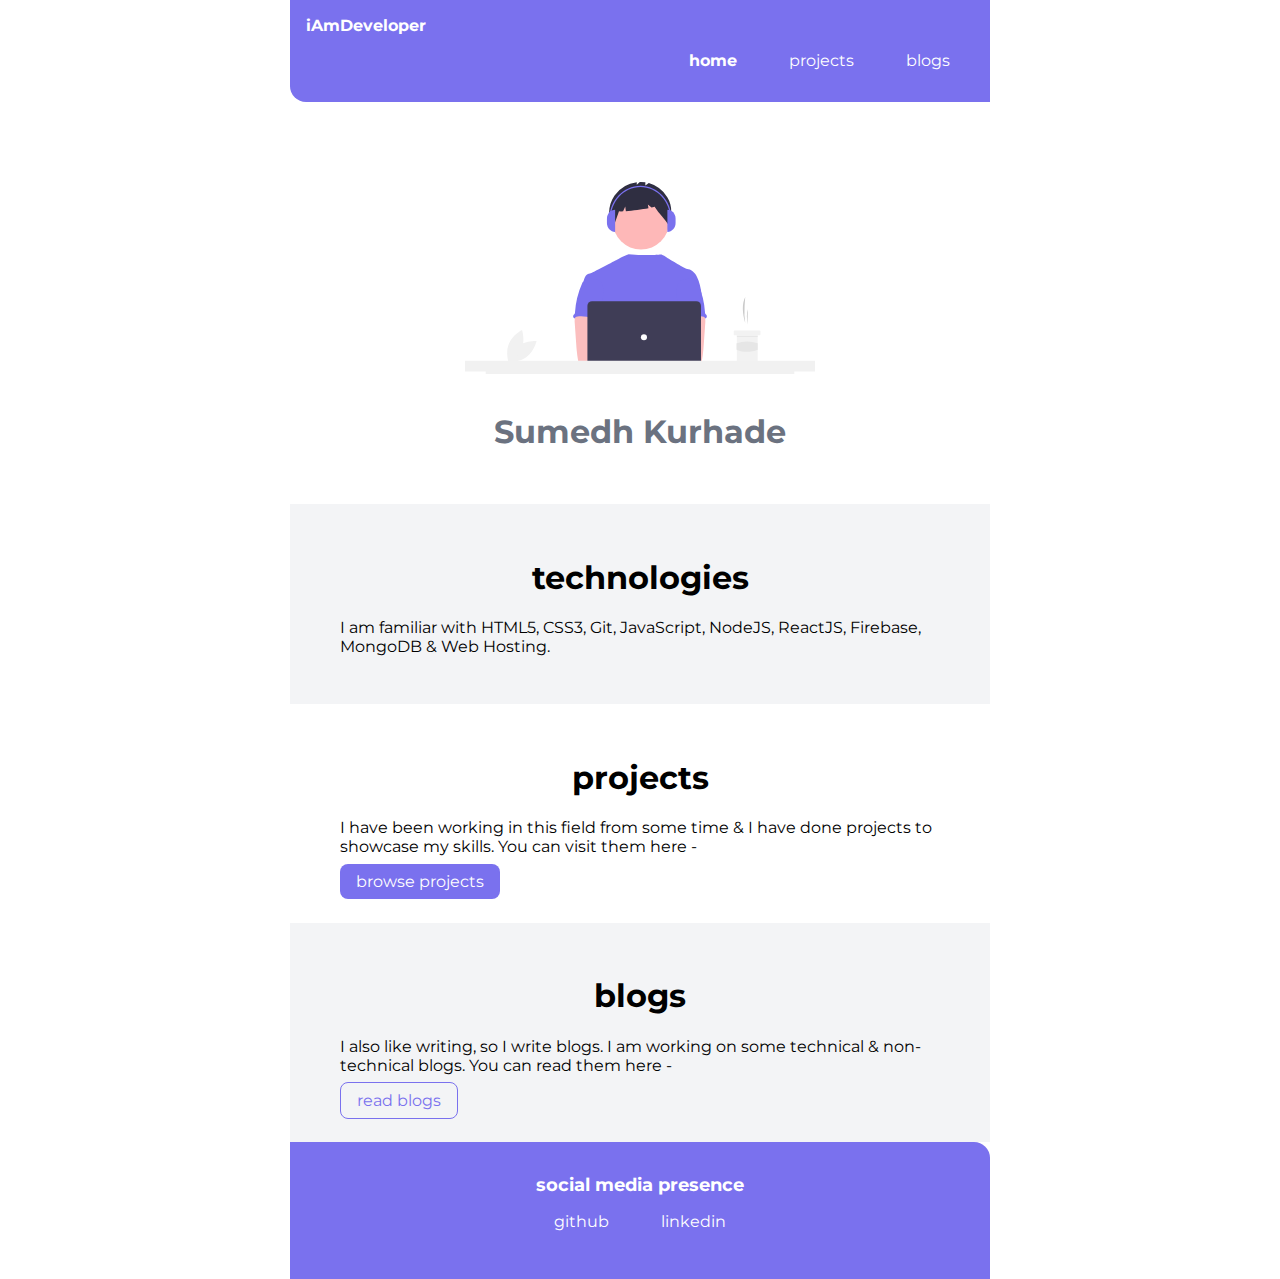
<file: index.html>
<!DOCTYPE html>
<html lang="en">

<head>
  <meta charset="UTF-8" />
  <meta http-equiv="X-UA-Compatible" content="IE=edge" />
  <meta name="viewport" content="width=device-width, initial-scale=1.0" />
  <title>Home | Diablo20</title>
  <link rel="stylesheet" href="styles.css" />
</head>

<body>
  <nav class="navigation container">
    <div class="nav-brand">iAmDeveloper</div>
    <ul class="list-non-bullet nav-pills">
      <li class="list-item-inline">
        <a class="link link-active" href="./">home</a>
      </li>
      <li class="list-item-inline">
        <a class="link" href="./projects.html">projects</a>
      </li>
      <li class="list-item-inline">
        <a class="link" href="./blogs.html">blogs</a>
      </li>
    </ul>
  </nav>

  <header class="hero">
    <img class="hero-img" src="images/hero.svg" alt="coding" />
    <h1 class="hero-heading">Sumedh Kurhade</h1>
  </header>

  <section class="section ow">
    <div class="container container-center">
      <h1>technologies</h1>
      <p>
        I am familiar with HTML5, CSS3, Git, JavaScript, NodeJS, ReactJS,
        Firebase, MongoDB & Web Hosting.
      </p>
    </div>
  </section>

  <section class="section">
    <div class="container container-center">
      <h1>projects</h1>
      <p>
        I have been working in this field from some time & I have done
        projects to showcase my skills. You can visit them here -
      </p>
      <a class="link link-primary" href="./projects.html">browse projects</a>
    </div>
  </section>

  <section class="section ow">
    <div class="container container-center">
      <h1>blogs</h1>
      <p>
        I also like writing, so I write blogs. I am working on some technical
        & non-technical blogs. You can read them here -
      </p>
      <a class="link link-secondary" href="./blogs.html">read blogs</a>
    </div>
  </section>

  <footer class="footer">
    <div class="footer-header">social media presence</div>
    <ul class="social-links list-non-bullet">
      <li class="list-item-inline">
        <a class="link" href="https://github.com/Diablo-web">github</a>
      </li>
      <!-- <li class="list-item-inline">
        <a class="link" href="https://twitter.com/LahaneVedant">twitter</a>
      </li> -->
      <li class="list-item-inline">
        <a class="link" href="https://www.linkedin.com/in/sumedh-kurhade-98274a19b/">linkedin</a>
      </li>
      <!-- <li class="list-item-inline">
        <a class="link" href="https://medium.com/@VedantLahane">medium</a>
      </li> -->
    </ul>
  </footer>
</body>

</html>
</file>
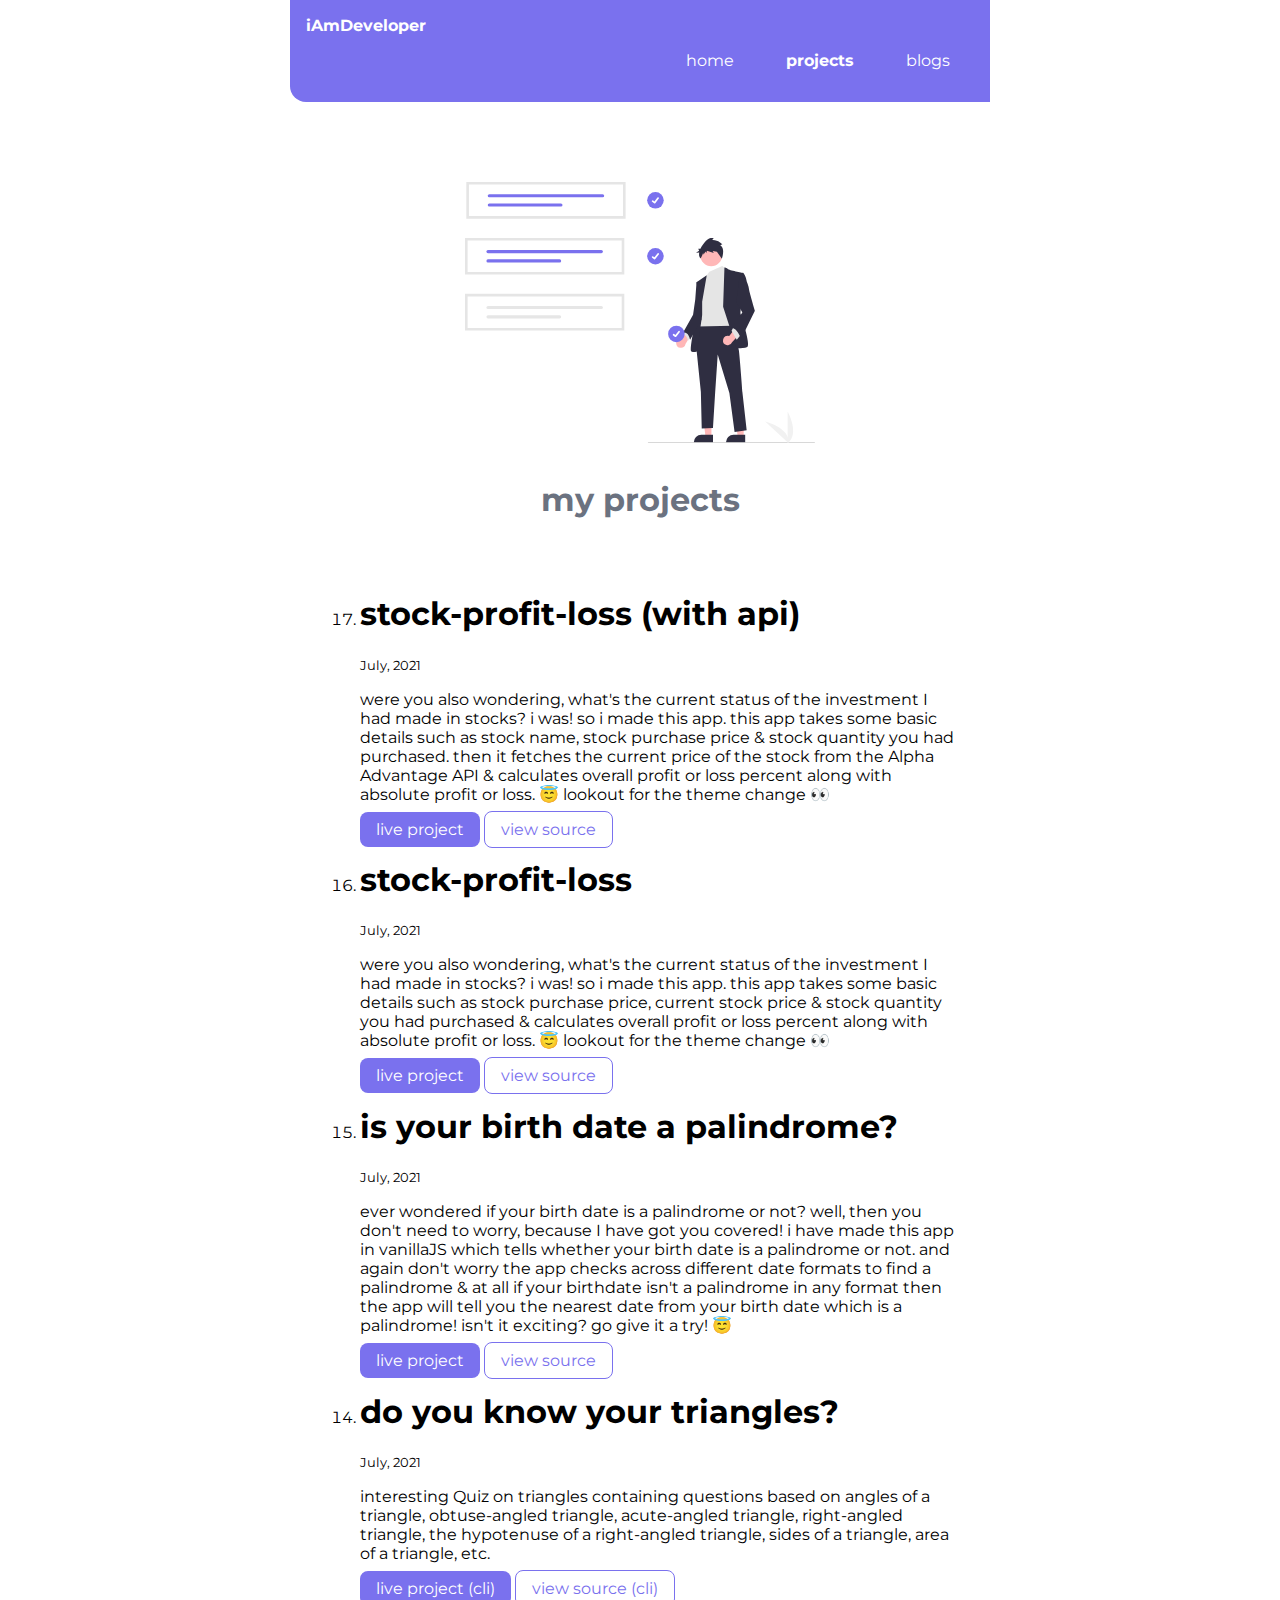
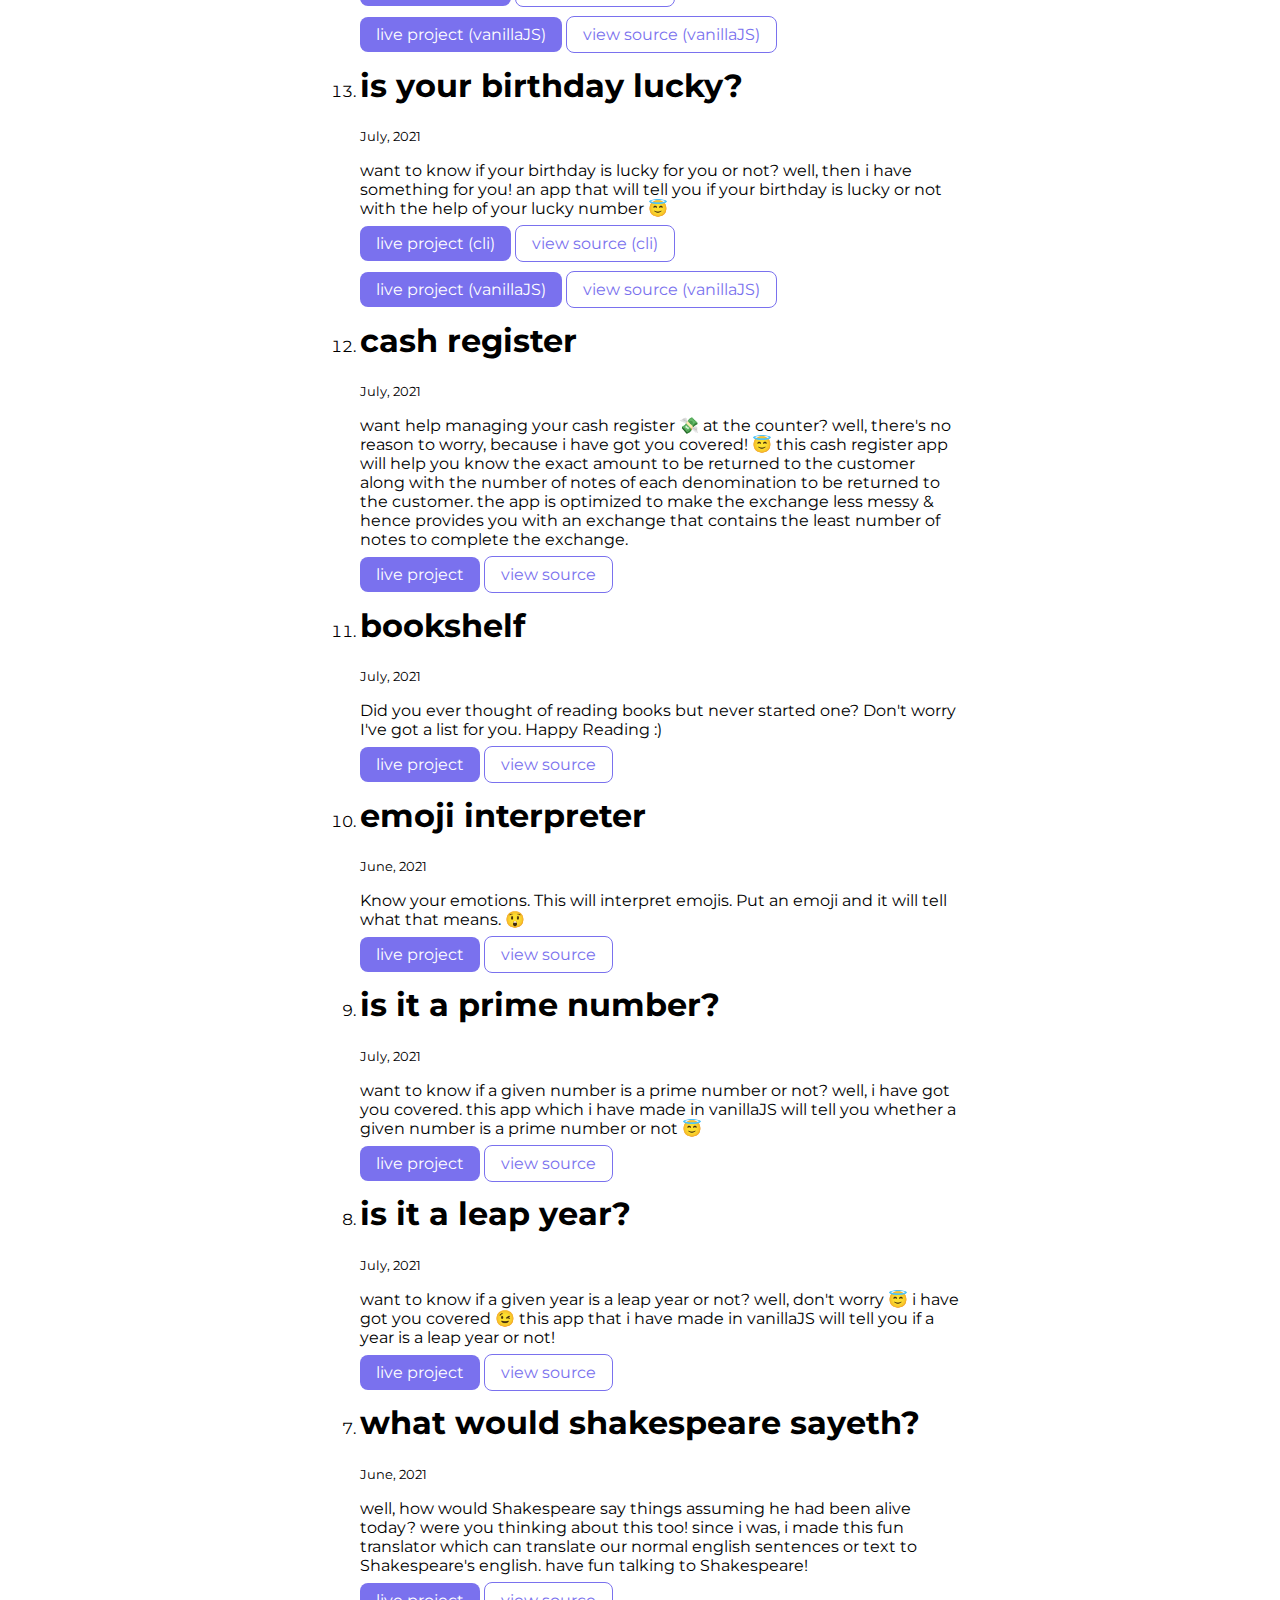
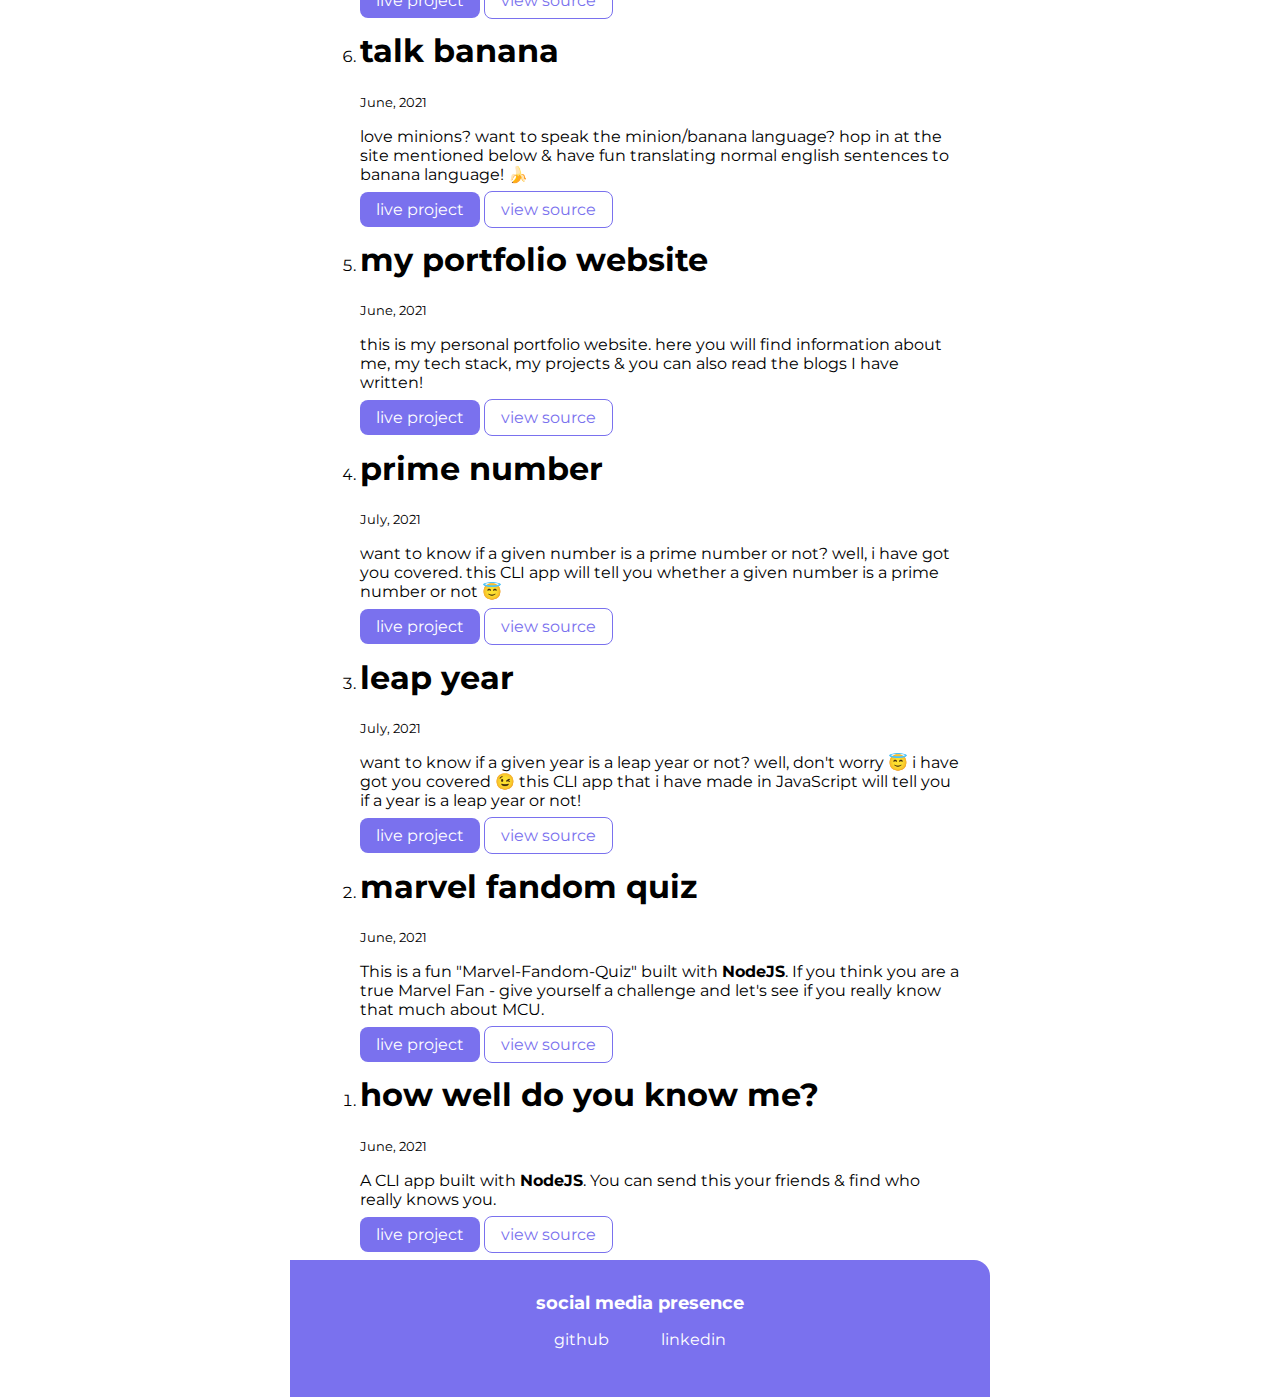
<file: projects.html>
<!DOCTYPE html>
<html lang="en">

<head>
  <meta charset="UTF-8" />
  <meta http-equiv="X-UA-Compatible" content="IE=edge" />
  <meta name="viewport" content="width=device-width, initial-scale=1.0" />
  <title>Projects | Sumedh Kurhade</title>
  <link rel="stylesheet" href="styles.css" />
</head>

<body>
  <nav class="navigation container">
    <div class="nav-brand">iAmDeveloper</div>
    <ul class="list-non-bullet nav-pills">
      <li class="list-item-inline">
        <a class="link" href="./index.html">home</a>
      </li>
      <li class="list-item-inline">
        <a class="link link-active" href="/projects.html">projects</a>
      </li>
      <li class="list-item-inline">
        <a class="link" href="/blogs.html">blogs</a>
      </li>
    </ul>
  </nav>

  <header class="hero">
    <img class="hero-img" src="images/projects.svg" alt="coding" />
    <h1 class="hero-heading">my projects</h1>
  </header>

  <ol reversed>
    <div class="container container-center">
      <li>
        <h1>stock-profit-loss (with api)</h1>
        <small> July, 2021 </small>
        <p>
          were you also wondering, what's the current status of the investment I had made in stocks? i was! so i made
          this app. this app takes some basic details such as stock name, stock purchase price & stock quantity you had
          purchased. then it fetches the current price of the stock from the Alpha Advantage API & calculates overall
          profit or loss percent along with absolute profit or loss. 😇 lookout for the theme change 👀
        </p>
        <a class="link link-primary" href="https://stonks-profitloss-api.netlify.app/">live project</a>
        <a class="link link-secondary" href="https://github.com/MarkVed17/stock-profit-loss-with-api">view source</a>
      </li>
      <li>
        <h1>stock-profit-loss</h1>
        <small> July, 2021 </small>
        <p>
          were you also wondering, what's the current status of the investment I had made in stocks? i was! so i made
          this app. this app takes some basic details such as stock purchase price, current stock price & stock quantity
          you had purchased & calculates overall profit or loss percent along with absolute profit or loss. 😇 lookout
          for the theme change 👀
        </p>
        <a class="link link-primary" href="https://stonks-profitloss.netlify.app/">live project</a>
        <a class="link link-secondary" href="https://github.com/MarkVed17/stock-profit-loss">view source</a>
      </li>
      <li>
        <h1>is your birth date a palindrome?</h1>
        <small> July, 2021 </small>
        <p>
          ever wondered if your birth date is a palindrome or not? well, then you don't need to worry, because I have
          got you covered! i have made this app in vanillaJS which tells whether your birth date is a palindrome or not.
          and again don't worry the app checks across different date formats to find a palindrome & at all if your
          birthdate isn't a palindrome in any format then the app will tell you the nearest date from your birth date
          which is a palindrome! isn't it exciting? go give it a try! 😇
        </p>
        <a class="link link-primary" href="https://borndate-palindrome.netlify.app/">live project</a>
        <a class="link link-secondary" href="https://github.com/MarkVed17/birthday-palindrome">view source</a>
      </li>
      <li>
        <h1>do you know your triangles?</h1>
        <small> July, 2021 </small>
        <p>
          interesting Quiz on triangles containing questions based on angles
          of a triangle, obtuse-angled triangle, acute-angled triangle,
          right-angled triangle, the hypotenuse of a right-angled triangle,
          sides of a triangle, area of a triangle, etc.
        </p>
        <p>
          <a class="link link-primary" href="https://replit.com/@VedantLahane/triangles?embed=1&output=1">live project
            (cli)</a>
          <a class="link link-secondary" href="https://github.com/MarkVed17/triangles-cli">view source (cli)</a>
        </p>
        <p class="more-links">
          <a class="link link-primary" href="https://know-your-triangle.netlify.app">live project (vanillaJS)</a>
          <a class="link link-secondary" href="https://github.com/MarkVed17/do-you-know-triangles">view source
            (vanillaJS)</a>
        </p>
      </li>
      <li>
        <h1>is your birthday lucky?</h1>
        <small> July, 2021 </small>
        <p>
          want to know if your birthday is lucky for you or not? well, then i
          have something for you! an app that will tell you if your birthday
          is lucky or not with the help of your lucky number 😇
        </p>
        <p>
          <a class="link link-primary" href="https://replit.com/@VedantLahane/isYourBirthdayLucky?embed=1&output=1">live
            project (cli)</a>
          <a class="link link-secondary" href="https://github.com/MarkVed17/isYourBirthdayLucky-cli">view source
            (cli)</a>
        </p>
        <p class="more-links">
          <a class="link link-primary" href="https://birthdate-luck.netlify.app/">live project (vanillaJS)</a>
          <a class="link link-secondary" href="https://github.com/MarkVed17/isYourBirthdayLucky">view source
            (vanillaJS)</a>
        </p>
      </li>
      <li>
        <h1>cash register</h1>
        <small> July, 2021 </small>
        <p>
          want help managing your cash register 💸 at the counter? well,
          there's no reason to worry, because i have got you covered! 😇 this
          cash register app will help you know the exact amount to be returned
          to the customer along with the number of notes of each denomination
          to be returned to the customer. the app is optimized to make the
          exchange less messy & hence provides you with an exchange that
          contains the least number of notes to complete the exchange.
        </p>
        <a class="link link-primary" href="https://paisa-paisa-paisa.netlify.app/">live project</a>
        <a class="link link-secondary" href="https://github.com/MarkVed17/cash-register">view source</a>
      </li>
      <li>
        <h1>bookshelf</h1>
        <small> July, 2021 </small>
        <p>
          Did you ever thought of reading books but never started one? Don't worry I've got a list for you. Happy
          Reading :)
        </p>
        <a class="link link-primary" href="https://0oekk.csb.app/">live project</a>
        <a class="link link-secondary" href="https://codesandbox.io/s/bookshelf-0oekk">view source</a>
      </li>
      <li>
        <h1>emoji interpreter</h1>
        <small> June, 2021 </small>
        <p>
          Know your emotions. This will interpret emojis. Put an emoji and it
          will tell what that means. 😲
        </p>
        <a class="link link-primary" href="https://391wk.csb.app/">live project</a>
        <a class="link link-secondary" href="https://codesandbox.io/s/emoji-interpreter-391wk">view source</a>
      </li>
      <li>
        <h1>is it a prime number?</h1>
        <small> July, 2021 </small>
        <p>
          want to know if a given number is a prime number or not? well, i
          have got you covered. this app which i have made in vanillaJS will
          tell you whether a given number is a prime number or not 😇
        </p>
        <a class="link link-primary" href="https://check-for-prime.netlify.app/">live project</a>
        <a class="link link-secondary" href="https://github.com/MarkVed17/prime-number-vanillaJS">view source</a>
      </li>
      <li>
        <h1>is it a leap year?</h1>
        <small> July, 2021 </small>
        <p>
          want to know if a given year is a leap year or not? well, don't
          worry 😇 i have got you covered 😉 this app that i have made in
          vanillaJS will tell you if a year is a leap year or not!
        </p>
        <a class="link link-primary" href="https://check-for-leap-year.netlify.app/">live project</a>
        <a class="link link-secondary" href="https://github.com/MarkVed17/leap-year-vanillaJS">view source</a>
      </li>
      <li>
        <h1>what would shakespeare sayeth?</h1>
        <small> June, 2021 </small>
        <p>
          well, how would Shakespeare say things assuming he had been alive
          today? were you thinking about this too! since i was, i made this
          fun translator which can translate our normal english sentences or
          text to Shakespeare's english. have fun talking to Shakespeare!
        </p>
        <a class="link link-primary" href="https://shakespeare-sayeth.netlify.app/">live project</a>
        <a class="link link-secondary" href="https://github.com/MarkVed17/shakespeare-sayeth">view source</a>
      </li>
      <li>
        <h1>talk banana</h1>
        <small> June, 2021 </small>
        <p>
          love minions? want to speak the minion/banana language? hop in at
          the site mentioned below & have fun translating normal english
          sentences to banana language! 🍌
        </p>
        <a class="link link-primary" href="https://bananatalktalk.netlify.app/">live project</a>
        <a class="link link-secondary" href="https://github.com/MarkVed17/banana-talk">view source</a>
      </li>
      <li>
        <h1>my portfolio website</h1>
        <small> June, 2021 </small>
        <p>
          this is my personal portfolio website. here you will find
          information about me, my tech stack, my projects & you can also read
          the blogs I have written!
        </p>
        <a class="link link-primary" href="https://vedantlahane.netlify.app/">live project</a>
        <a class="link link-secondary" href="https://github.com/MarkVed17/portfolio-website">view source</a>
      </li>
      <li>
        <h1>prime number</h1>
        <small> July, 2021 </small>
        <p>
          want to know if a given number is a prime number or not? well, i
          have got you covered. this CLI app will tell you whether a given
          number is a prime number or not 😇
        </p>
        <a class="link link-primary" href="https://replit.com/@VedantLahane/prime-number-cli?embed=1&output=1">live
          project</a>
        <a class="link link-secondary" href="https://github.com/MarkVed17/prime-number-cli">view source</a>
      </li>
      <li>
        <h1>leap year</h1>
        <small> July, 2021 </small>
        <p>
          want to know if a given year is a leap year or not? well, don't
          worry 😇 i have got you covered 😉 this CLI app that i have made in
          JavaScript will tell you if a year is a leap year or not!
        </p>
        <a class="link link-primary" href="https://replit.com/@VedantLahane/leap-year-cli?embed=1&output=1">live
          project</a>
        <a class="link link-secondary" href="https://github.com/MarkVed17/leap-year-cli">view source</a>
      </li>
      <li>
        <h1>marvel fandom quiz</h1>
        <small> June, 2021 </small>
        <p>
          This is a fun "Marvel-Fandom-Quiz" built with
          <strong>NodeJS</strong>. If you think you are a true Marvel Fan -
          give yourself a challenge and let's see if you really know that much
          about MCU.
        </p>
        <a class="link link-primary" href="https://replit.com/@VedantLahane/marvel-fandom-quiz?embed=1&output=1">live
          project</a>
        <a class="link link-secondary" href="https://github.com/MarkVed17/marvel-fandom-quiz">view source</a>
      </li>
      <li>
        <h1>how well do you know me?</h1>
        <small> June, 2021 </small>
        <p>
          A CLI app built with <strong>NodeJS</strong>. You can send this your
          friends & find who really knows you.
        </p>
        <a class="link link-primary"
          href="https://replit.com/@VedantLahane/do-you-know-VEDANT-quiz?embed=1&output=1">live project</a>
        <a class="link link-secondary" href="https://github.com/MarkVed17/do-you-know-VEDANT-quiz">view source</a>
      </li>
    </div>
  </ol>

  <footer class="footer">
    <div class="footer-header">social media presence</div>
    <ul class="social-links list-non-bullet">
      <li class="list-item-inline">
        <a class="link" href="https://github.com/Diablo-web">github</a>
      </li>
      <!-- <li class="list-item-inline">
        <a class="link" href="https://twitter.com/LahaneVedant">twitter</a>
      </li> -->
      <li class="list-item-inline">
        <a class="link" href="https://www.linkedin.com/in/sumedh-kurhade-98274a19b/">linkedin</a>
      </li>
      <!-- <li class="list-item-inline">
        <a class="link" href="https://medium.com/@VedantLahane">medium</a>
      </li> -->
    </ul>
  </footer>
</body>

</html>
</file>
<file: styles.css>
@import url("https://fonts.googleapis.com/css2?family=Montserrat:wght@400;700&display=swap");

:root {
  --primary-color: #7a71ee;
  --dark-gray: #6b7280;
  --off-white: #f3f4f6;
}

body {
  font-family: "Montserrat", sans-serif;
  margin: 0px;
  max-width: 700px;
  margin: auto;
}

hr {
  margin: 2rem 0;
}

/* container */
.container {
  padding: 0 1rem;
}

.container-center {
  max-width: 600px;
  margin: auto;
}

/* links */
.link {
  box-sizing: border-box;
  text-decoration: none;
  padding: 0.5rem 1rem;
  /* margin-top: 1rem;
  margin-bottom: 1rem; */
}

.link-primary {
  background-color: var(--primary-color);
  border-radius: 0.5rem;
  color: white;
}

.link-secondary {
  color: var(--primary-color);
  border-radius: 0.5rem;
  border: 1px solid var(--primary-color);
}

.link-blog {
  text-decoration: none;
  font-weight: bold;
}

/* lists */
.list-non-bullet {
  list-style: none;
}

.list-item-inline {
  display: inline;
  padding: 0 0.5rem;
}

/* navigation */
.navigation {
  background-color: var(--primary-color);
  color: white;
  padding: 1rem;
  border-bottom-left-radius: 1rem;
}

.navigation .nav-brand {
  font-weight: bold;
  font-size: 1rem;
}

.navigation .link {
  color: white;
}

.navigation .nav-pills {
  text-align: right;
}

.navigation .link-active {
  font-weight: bold;
}

/* header */
.hero {
  padding: 2rem;
  padding-top: 5rem;
}

.hero .hero-img {
  max-width: 350px;
  display: block;
  margin: auto;
}

.hero-heading {
  padding-top: 1rem;
  color: var(--dark-gray);
  text-align: center;
}

.hero .hero-heading .heading-inverted {
  color: var(--primary-color);
}

/* section */
.section {
  padding: 2rem;
}

.section h1 {
  text-align: center;
}

.ow {
  background-color: var(--off-white);
}

/* footer */
.footer {
  background-color: var(--primary-color);
  padding: 2rem 0rem;
  text-align: center;
  color: white;
  border-top-right-radius: 1rem;
}

.footer-projects-blogs {
  margin-top: 5rem;
}

.footer .link {
  color: white;
}

.footer ul {
  padding-inline-start: 0px;
}

.footer .footer-header {
  font-weight: bold;
  font-size: large;
}

/* blog */

.blog-hero {
  max-width: 400px;
  display: block;
  margin: auto;
  padding-top: 1.5rem;
  padding-bottom: 1.5rem;
}

.blog-img {
  max-width: 600px;
  display: block;
  margin: auto;
  padding-top: 1.5rem;
  padding-bottom: 1.5rem;
}

.FYI-bg {
  background-color: #e8f36d;
}

.Moment-bg {
  background-color: #e8f36d;
}

.more-links {
  padding-top: 0.7rem;
}
</file>
